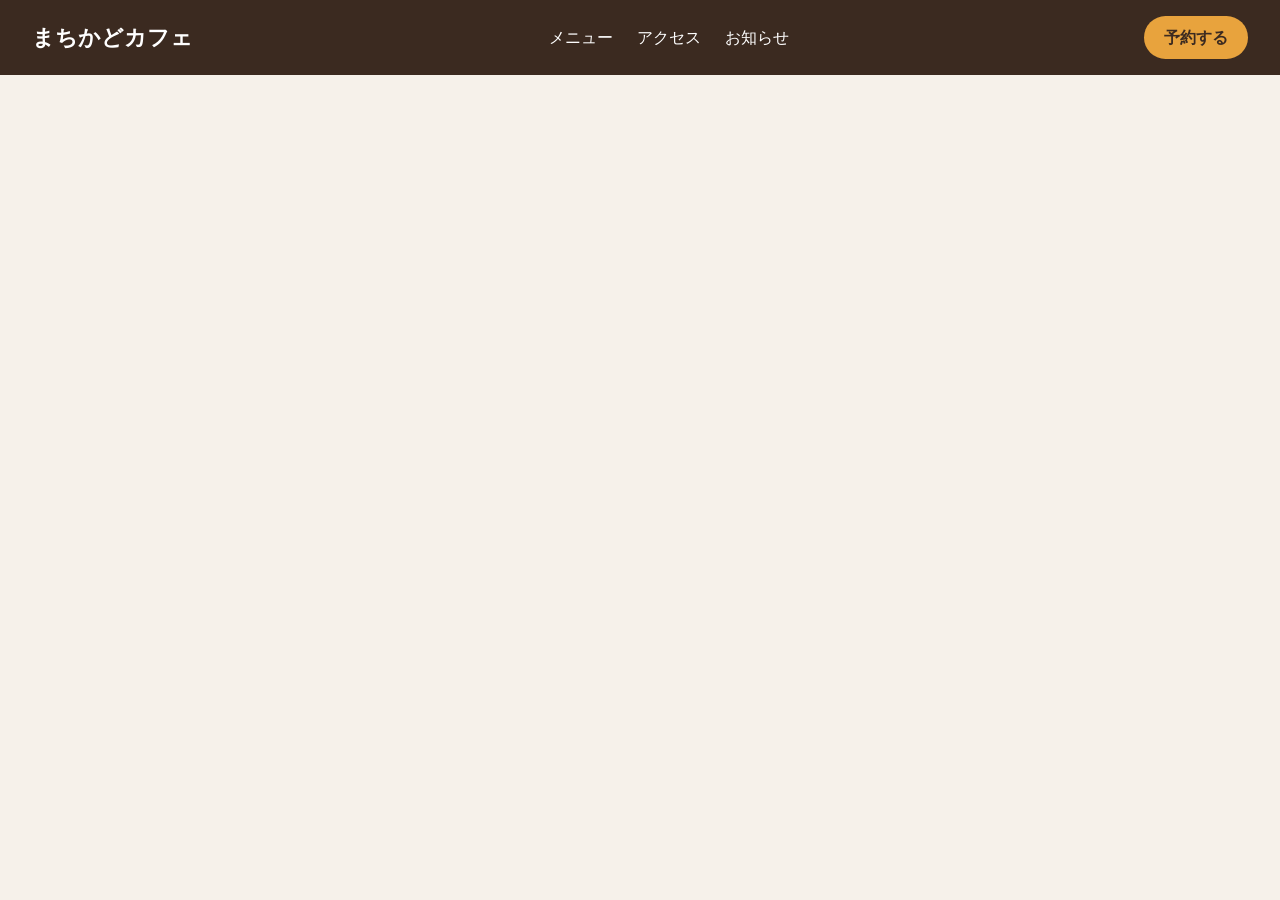
<file: 20261016 /index.html>
<!DOCTYPE html>
<html lang="ja">
<head>
  <meta charset="UTF-8">
  <meta name="viewport" content="width=device-width, initial-scale=1.0">
  <title>まちかどカフェ</title>
  <link rel="stylesheet" href="css/base.css">
  <link rel="stylesheet" href="css/header.css">
  <link rel="stylesheet" href="css/main.css">
  <link rel="stylesheet" href="css/footer.css">
</head>
<body>
  <!-- ===== A ヘッダー ここから ===== -->
  <header class="box">
    <h1 class="title">まちかどカフェ</h1>
    <ul class="list">
      <li><a class="link" href="#">メニュー</a></li>
      <li><a class="link" href="#">アクセス</a></li>
      <li><a class="link" href="#">お知らせ</a></li>
    </ul>
    <a class="btn" href="#">予約する</a>
  </header>

  <!-- ===== A ヘッダー ここまで ===== -->

  <!-- ===== B メイン ここから ===== -->

  <!-- ===== B メイン ここまで ===== -->

  <!-- ===== C フッター ここから ===== -->

  <!-- ===== C フッター ここまで ===== -->
</body>
</html>
</file>
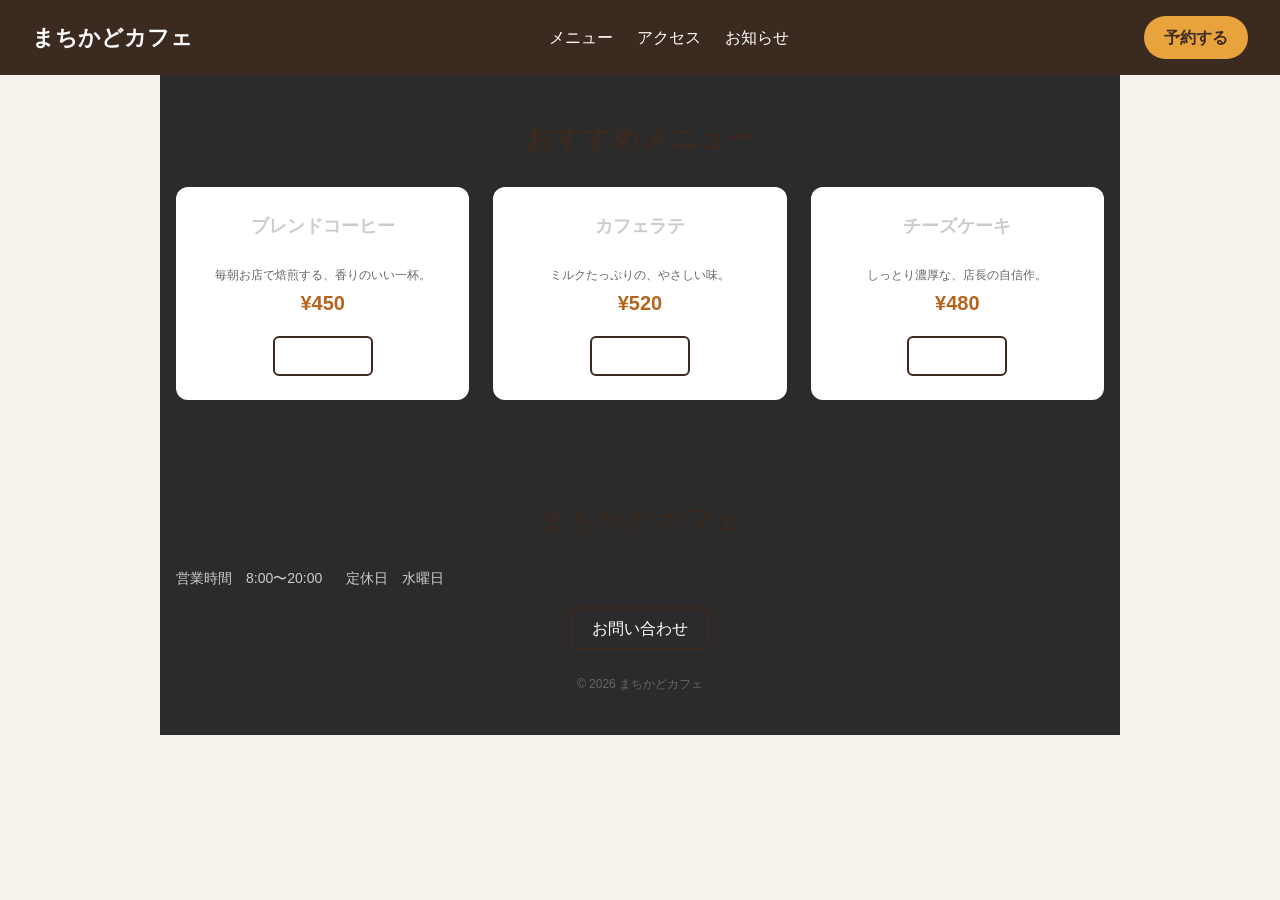
<file: 2026109/index.html>
<!DOCTYPE html>
<html lang="ja">
<head>
  <meta charset="UTF-8">
  <meta name="viewport" content="width=device-width, initial-scale=1.0">
  <title>まちかどカフェ</title>
  <link rel="stylesheet" href="css/base.css">
  <link rel="stylesheet" href="css/header.css">
  <link rel="stylesheet" href="css/main.css">
  <link rel="stylesheet" href="css/footer.css">
</head>
<body>
  <!-- ===== A ヘッダー ここから ===== -->
  <header class="mountain-header">
    <h1 class="mountain-header__title">まちかどカフェ</h1>
    <ul class="mountain-header__list">
      <li><a class="mountain-header__link" href="#">メニュー</a></li>
      <li><a class="mountain-header__link" href="#">アクセス</a></li>
      <li><a class="mountain-header__link" href="#">お知らせ</a></li>
    </ul>
    <a class="mountain-header__btn" href="#">予約する</a>
  </header>

  <!-- ===== A ヘッダー ここまで ===== -->

  <!-- ===== B メイン ここから ===== -->
  <main class="box">
    <h2 class="title">おすすめメニュー</h2>
    <ul class="list">
      <li class="item">
        <h3 class="name">ブレンドコーヒー</h3>
        <p class="text">毎朝お店で焙煎する、香りのいい一杯。</p>
        <p class="price">¥450</p>
        <a class="btn" href="#">注文する</a>
      </li>
      <li class="item">
        <h3 class="name">カフェラテ</h3>
        <p class="text">ミルクたっぷりの、やさしい味。</p>
        <p class="price">¥520</p>
        <a class="btn" href="#">注文する</a>
      </li>
      <li class="item">
        <h3 class="name">チーズケーキ</h3>
        <p class="text">しっとり濃厚な、店長の自信作。</p>
        <p class="price">¥480</p>
        <a class="btn" href="#">注文する</a>
      </li>
    </ul>
  </main>

  <!-- ===== B メイン ここまで ===== -->

  <!-- ===== C フッター ここから ===== -->
<footer class="box">
        <p class="title">まちかどカフェ</p>
        <ul class="list">
            <li>営業時間　8:00〜20:00</li>
            <li>定休日　水曜日</li>
        </ul>
        <a class="btn" href="#">お問い合わせ</a>
        <p class="text">© 2026 まちかどカフェ</p>
    </footer>
  <!-- ===== C フッター ここまで ===== -->
</body>
</html>
</file>
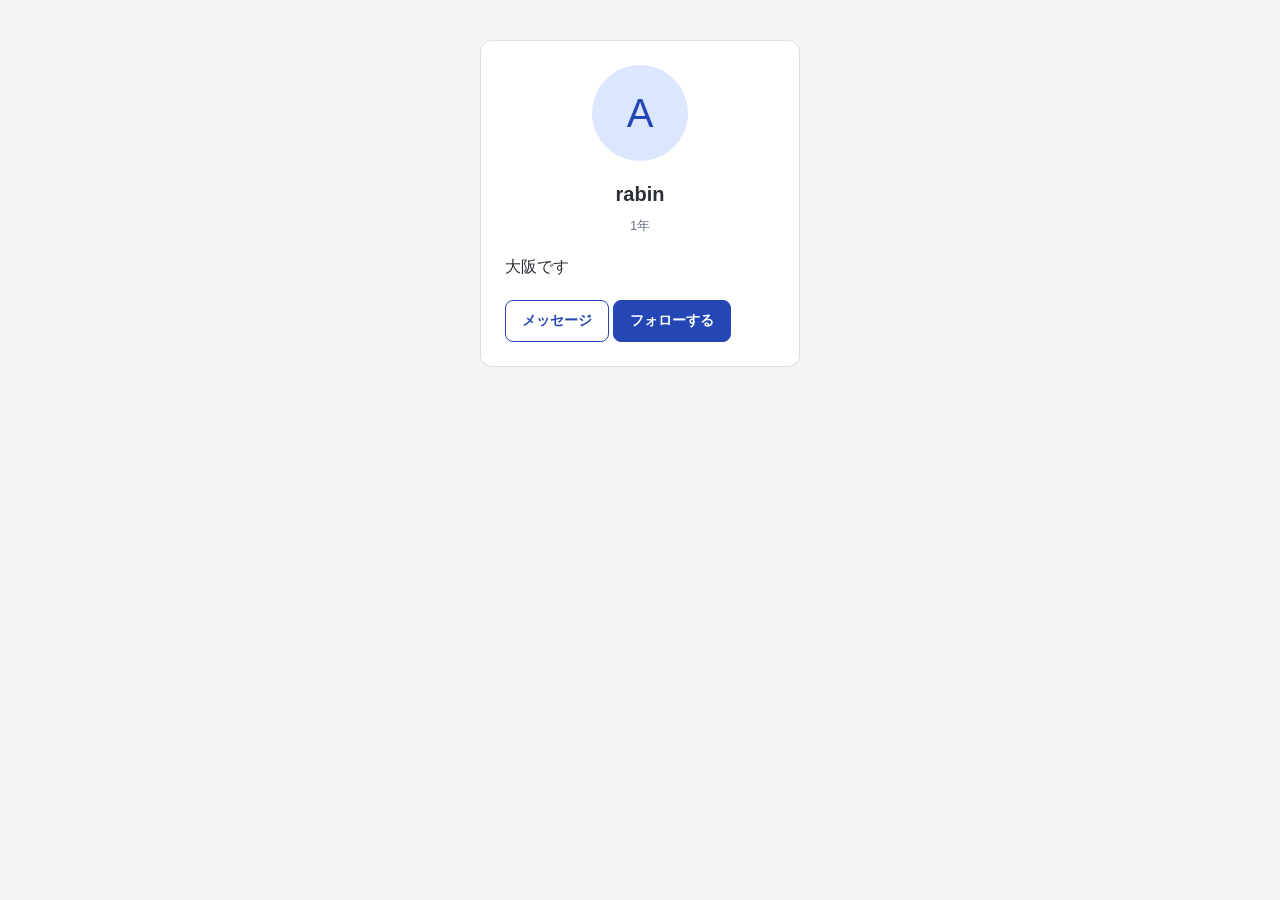
<file: 261002/index.html>
<!DOCTYPE html>
<html lang="en">
<head>
    <meta charset="UTF-8">
    <meta name="viewport" content="width=device-width, initial-scale=1.0">
    <title>profile</title>
    <link rel="stylesheet" href="style.css">
</head>
<body>
   <article class="profile">
    <p class="profile__icon">A</p>
    <h1 class="profile__name">rabin</h1>
    <p class="profile__year">1年</p>
    <p class="profile__introduction">大阪です</p>

  <div class="profile__footer"></div>  
    <a class="button" href="#">メッセージ</a>
    <a class="button button--primary" href="#">フォローする</a>
   </article> 
</body>
</html>
</file>
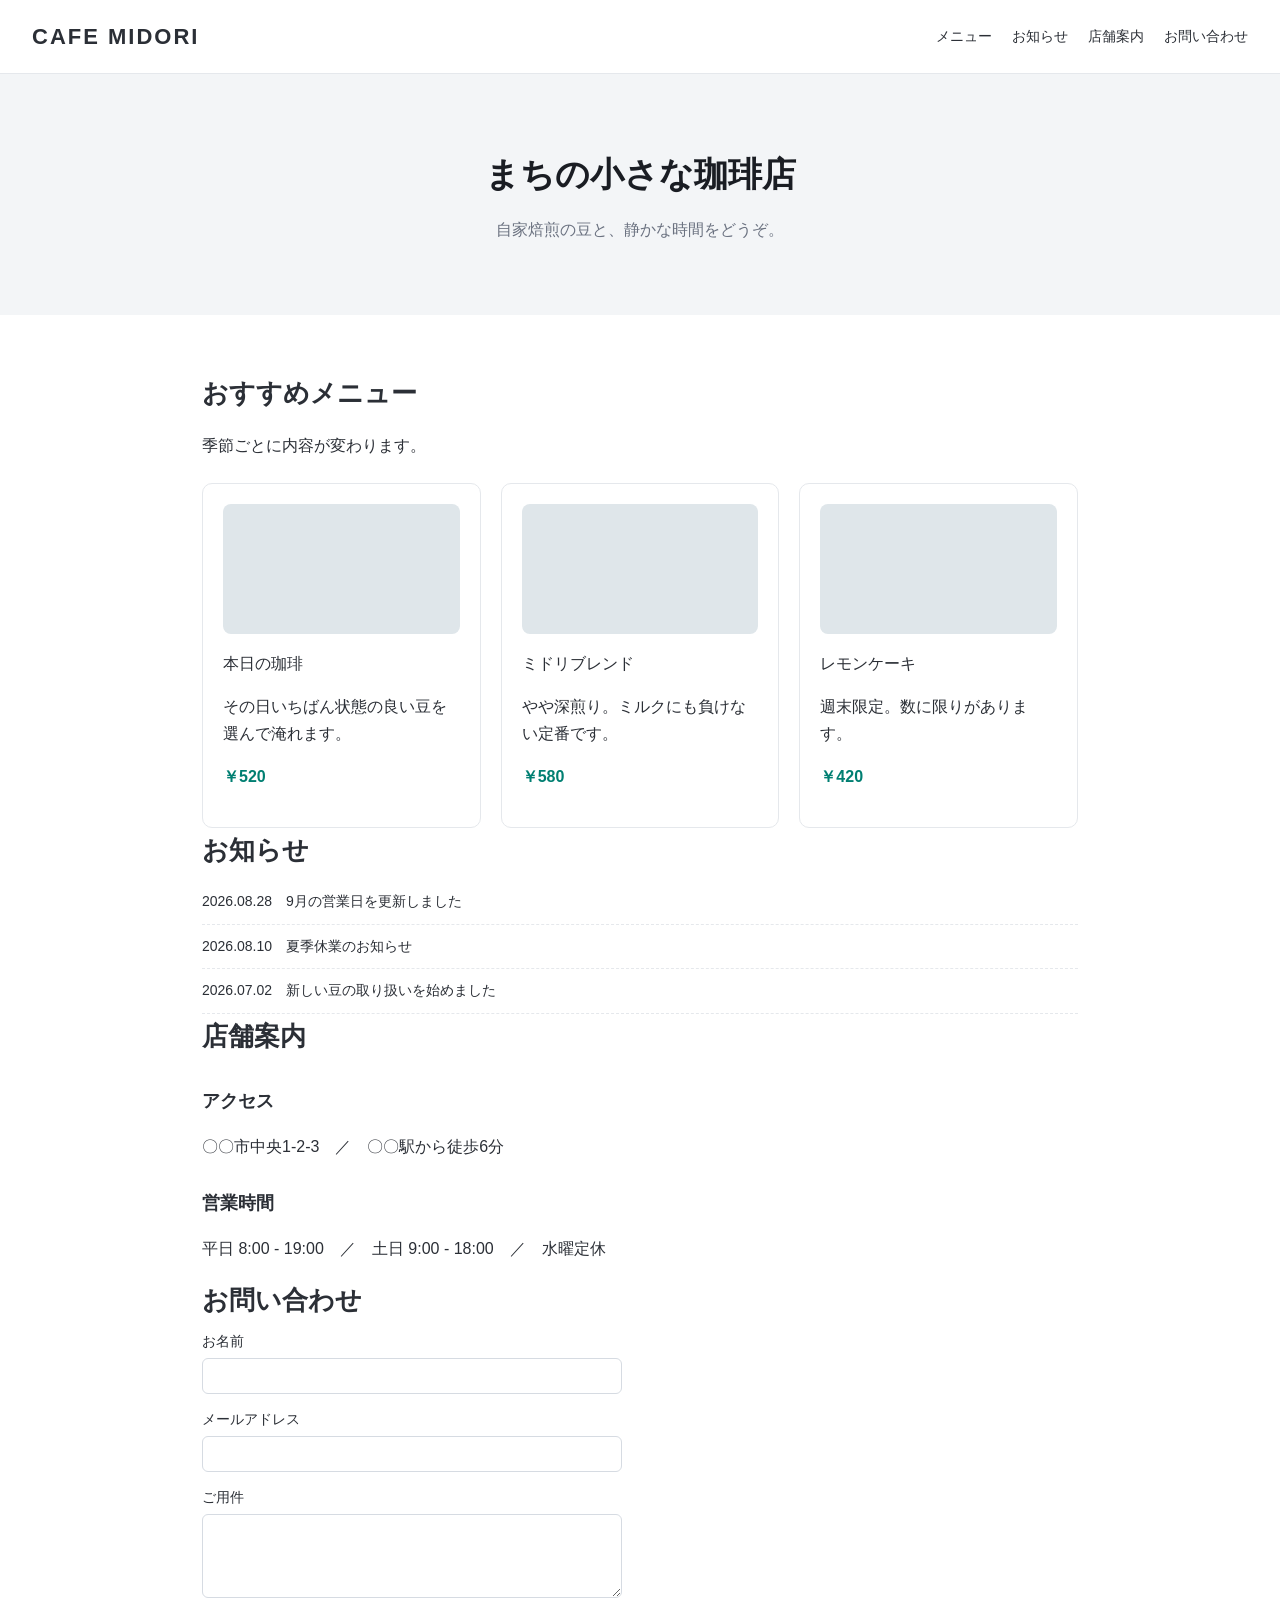
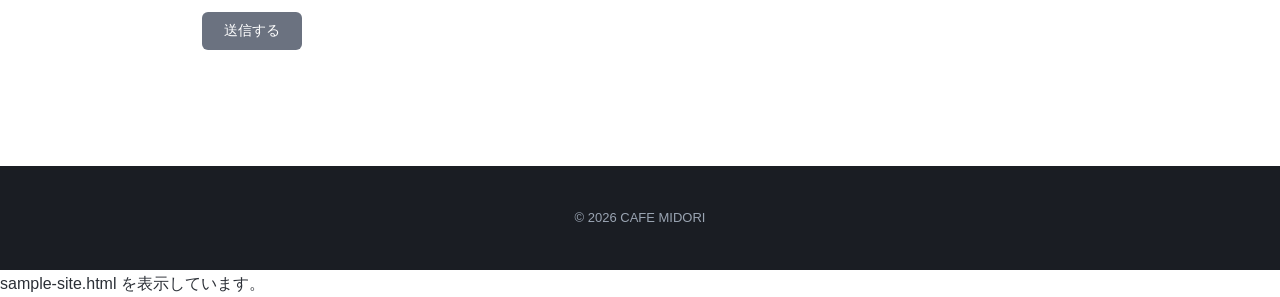
<file: 260904/sample-site.html>
<!DOCTYPE html>
<html lang="ja">
<head>
<meta charset="UTF-8">
<meta name="viewport" content="width=device-width, initial-scale=1.0">
<title>CAFE MIDORI｜まちの小さな珈琲店</title>
<style>
  /* ===== ベース ===== */
  * { box-sizing: border-box; }
  body { margin: 0; font-family: "Helvetica Neue", Arial, "Hiragino Kaku Gothic ProN", "Meiryo", sans-serif; color: #2b2f36; line-height: 1.7; }
  img { max-width: 100%; border-radius: 8px; display: block; }

  /* ===== ヘッダー ===== */
  header { display: flex; justify-content: space-between; align-items: center; padding: 18px 32px; border-bottom: 1px solid #e5e8ec; }
  header h1 { font-size: 22px; letter-spacing: 2px; margin: 0; }
  nav ul { display: flex; gap: 20px; list-style: none; margin: 0; padding: 0; font-size: 14px; }

  /* ===== ヒーロー ===== */
  .hero { padding: 72px 32px; background: #f3f5f7; text-align: center; }
  .hero-title { font-size: 34px; font-weight: bold; margin: 0 0 12px; }
  .hero-text { color: #6b7280; margin: 0; }

  /* ===== 本文 ===== */
  main { max-width: 940px; margin: 0 auto; padding: 56px 32px; }
  h2 { font-size: 26px; margin: 0 0 8px; }
  h3 { font-size: 18px; margin: 28px 0 8px; }

  /* ===== 商品カード ===== */
  .cards { display: flex; gap: 20px; margin-top: 24px; flex-wrap: wrap; }
  .card { flex: 1 1 260px; border: 1px solid #e5e8ec; border-radius: 10px; padding: 20px; }
  .card-title { font-size: 17px; font-weight: bold; margin: 12px 0 6px; }
  #shop .card .price { color: #017f72; font-weight: bold; }

  /* ===== お知らせ ===== */
  .news li { padding: 10px 0; border-bottom: 1px dashed #e5e8ec; font-size: 14px; list-style: none; }
  .news { padding: 0; margin: 0; }

  /* ===== フォーム ===== */
  form label { display: block; font-size: 14px; margin-bottom: 4px; }
  form input, form textarea { display: block; width: 100%; max-width: 420px; padding: 9px; margin-bottom: 14px; border: 1px solid #d6dbe2; border-radius: 6px; font-size: 14px; }
  .btn { background: #6b7280 !important; color: #fff; border: none; padding: 10px 22px; border-radius: 6px; font-size: 14px; cursor: pointer; }

  /* ===== フッター ===== */
  footer { background: #1a1d23; color: #9aa4b2; padding: 28px 32px; font-size: 13px; text-align: center; margin-top: 60px; }

  /* ============================================================
     ここから下が「あとから追加した」CSS。
     4つとも、書いたはずなのに画面に反映されない。
     ============================================================ */
  .price      { color: #d4593f; }          /* 課題1：価格を赤くしたい */
  .card-title { font-size: 22px; }         /* 課題2：カード見出しを大きくしたい */
  .btn        { background: #00a896; }     /* 課題3：ボタンを緑にしたい */
  .hero-title { color: #017f72; }          /* 課題4：ヒーローの見出しを緑にしたい */
</style>
</head>
<body>

  <header>
    <h1>CAFE MIDORI</h1>
    <nav>
      <ul>
        <li>メニュー</li>
        <li>お知らせ</li>
        <li>店舗案内</li>
        <li>お問い合わせ</li>
      </ul>
    </nav>
  </header>

  <section class="hero">
    <p class="hero-title" style="color:#1a1d23;">まちの小さな珈琲店</p>
    <p class="hero-text">自家焙煎の豆と、静かな時間をどうぞ。</p>
  </section>

  <main>

    <section id="shop">
      <h2>おすすめメニュー</h2>
      <p>季節ごとに内容が変わります。</p>

      <div class="cards">
        <article class="card">
          <img src="data:image/svg+xml;utf8,<svg xmlns='http://www.w3.org/2000/svg' width='400' height='220'><rect width='400' height='220' fill='%23dfe6ea'/></svg>" alt="本日の珈琲">
          <p class="cardtitle">本日の珈琲</p>
          <p>その日いちばん状態の良い豆を選んで淹れます。</p>
          <p class="price">￥520</p>
        </article>
        <article class="card">
          <img src="data:image/svg+xml;utf8,<svg xmlns='http://www.w3.org/2000/svg' width='400' height='220'><rect width='400' height='220' fill='%23dfe6ea'/></svg>" alt="ミドリブレンド">
          <p class="cardtitle">ミドリブレンド</p>
          <p>やや深煎り。ミルクにも負けない定番です。</p>
          <p class="price">￥580</p>
        </article>
        <article class="card">
          <img src="data:image/svg+xml;utf8,<svg xmlns='http://www.w3.org/2000/svg' width='400' height='220'><rect width='400' height='220' fill='%23dfe6ea'/></svg>" alt="レモンケーキ">
          <p class="cardtitle">レモンケーキ</p>
          <p>週末限定。数に限りがあります。</p>
          <p class="price">￥420</p>
        </article>
      </div>
    </section>

    <section>
      <h2>お知らせ</h2>
      <ul class="news">
        <li>2026.08.28　9月の営業日を更新しました</li>
        <li>2026.08.10　夏季休業のお知らせ</li>
        <li>2026.07.02　新しい豆の取り扱いを始めました</li>
      </ul>
    </section>

    <section>
      <h2>店舗案内</h2>
      <h3>アクセス</h3>
      <p>〇〇市中央1-2-3　／　〇〇駅から徒歩6分</p>
      <h3>営業時間</h3>
      <p>平日 8:00 - 19:00　／　土日 9:00 - 18:00　／　水曜定休</p>
    </section>

    <section>
      <h2>お問い合わせ</h2>
      <form>
        <label for="name">お名前</label>
        <input type="text" id="name">
        <label for="mail">メールアドレス</label>
        <input type="email" id="mail">
        <label for="body">ご用件</label>
        <textarea id="body" rows="4"></textarea>
        <button type="button" class="btn">送信する</button>
      </form>
    </section>

  </main>

  <footer>
    <p>&copy; 2026 CAFE MIDORI</p>
  </footer>

</body>
</html>
sample-site.html を表示しています。
</file>
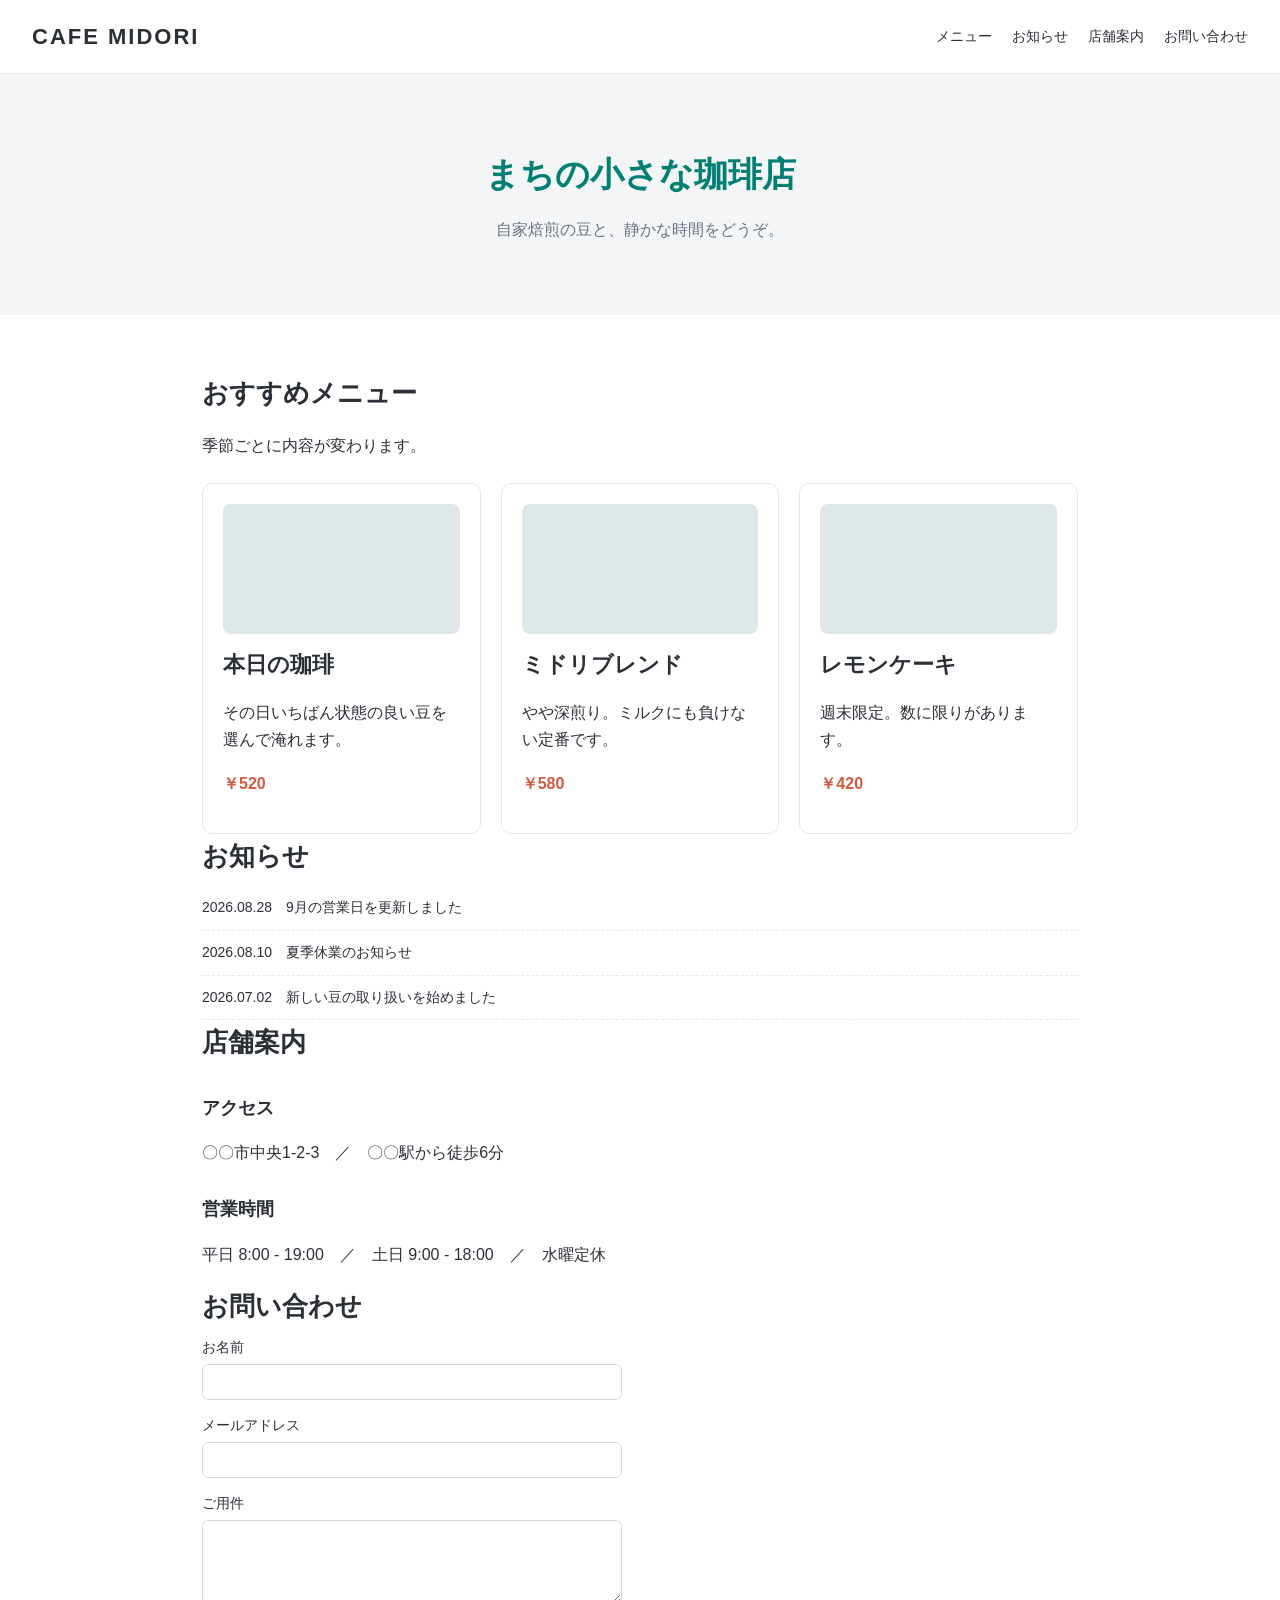
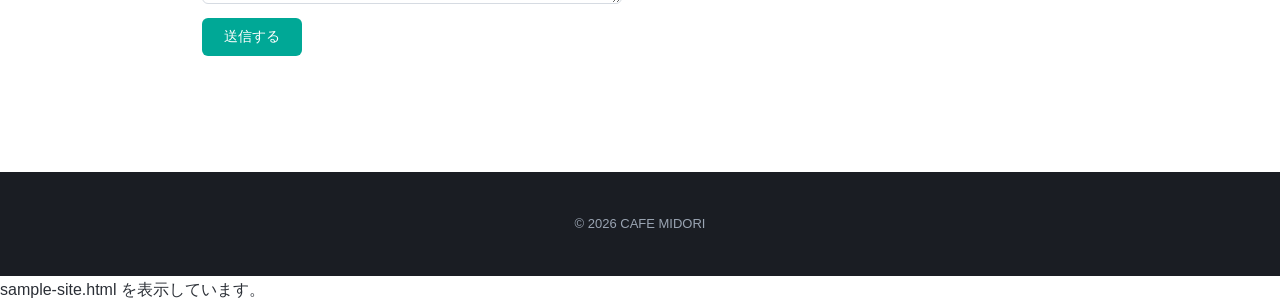
<file: 260918/sample-site.html>
<!DOCTYPE html>
<html lang="ja">
<head>
<meta charset="UTF-8">
<meta name="viewport" content="width=device-width, initial-scale=1.0">
<title>CAFE MIDORI｜まちの小さな珈琲店</title>
<style>
  /* ===== ベース ===== */
  * { box-sizing: border-box; }
  body { margin: 0; font-family: "Helvetica Neue", Arial, "Hiragino Kaku Gothic ProN", "Meiryo", sans-serif; color: #2b2f36; line-height: 1.7; }
  img { max-width: 100%; border-radius: 8px; display: block; }

  /* ===== ヘッダー ===== */
  header { display: flex; justify-content: space-between; align-items: center; padding: 18px 32px; border-bottom: 1px solid #e5e8ec; }
  header h1 { font-size: 22px; letter-spacing: 2px; margin: 0; }
  nav ul { display: flex; gap: 20px; list-style: none; margin: 0; padding: 0; font-size: 14px; }

  /* ===== ヒーロー ===== */
  .hero { padding: 72px 32px; background: #f3f5f7; text-align: center; }
  .hero-title { font-size: 34px; font-weight: bold; margin: 0 0 12px; }
  .hero-text { color: #6b7280; margin: 0; }

  /* ===== 本文 ===== */
  main { max-width: 940px; margin: 0 auto; padding: 56px 32px; }
  h2 { font-size: 26px; margin: 0 0 8px; }
  h3 { font-size: 18px; margin: 28px 0 8px; }

  /* ===== 商品カード ===== */
  .cards { display: flex; gap: 20px; margin-top: 24px; flex-wrap: wrap; }
  .card { flex: 1 1 260px; border: 1px solid #e5e8ec; border-radius: 10px; padding: 20px; }
  .card-title { font-size: 17px; font-weight: bold; margin: 12px 0 6px; }
  .card .price { color: #d4593f; font-weight: bold; }

  /* ===== お知らせ ===== */
  .news li { padding: 10px 0; border-bottom: 1px dashed #e5e8ec; font-size: 14px; list-style: none; }
  .news { padding: 0; margin: 0; }

  /* ===== フォーム ===== */
  form label { display: block; font-size: 14px; margin-bottom: 4px; }
  form input, form textarea { display: block; width: 100%; max-width: 420px; padding: 9px; margin-bottom: 14px; border: 1px solid #d6dbe2; border-radius: 6px; font-size: 14px; }
  .btn { background: #00a896;  color: #fff; border: none; padding: 10px 22px; border-radius: 6px; font-size: 14px; cursor: pointer; }

  /* ===== フッター ===== */
  footer { background: #1a1d23; color: #9aa4b2; padding: 28px 32px; font-size: 13px; text-align: center; margin-top: 60px; }

  /* ============================================================
     ここから下が「あとから追加した」CSS。
     4つとも、書いたはずなのに画面に反映されない。
     ============================================================ */
  
  .card-title { font-size: 22px; }         /* 課題2：カード見出しを大きくしたい */
 
  .hero-title { color: #017f72; }          /* 課題4：ヒーローの見出しを緑にしたい */
</style>
</head>
<body>

  <header>
    <h1>CAFE MIDORI</h1>
    <nav>
      <ul>
        <li>メニュー</li>
        <li>お知らせ</li>
        <li>店舗案内</li>
        <li>お問い合わせ</li>
      </ul>
    </nav>
  </header>

  <section class="hero">
    <p class="hero-title">まちの小さな珈琲店</p>
    <p class="hero-text">自家焙煎の豆と、静かな時間をどうぞ。</p>
  </section>

  <main>

    <section id="shop">
      <h2>おすすめメニュー</h2>
      <p>季節ごとに内容が変わります。</p>

      <div class="cards">
        <article class="card">
          <img src="data:image/svg+xml;utf8,<svg xmlns='http://www.w3.org/2000/svg' width='400' height='220'><rect width='400' height='220' fill='%23dfe6ea'/></svg>" alt="本日の珈琲">
          <p class="card-title">本日の珈琲</p>
          <p>その日いちばん状態の良い豆を選んで淹れます。</p>
          <p class="price">￥520</p>
        </article>
        <article class="card">
          <img src="data:image/svg+xml;utf8,<svg xmlns='http://www.w3.org/2000/svg' width='400' height='220'><rect width='400' height='220' fill='%23dfe6ea'/></svg>" alt="ミドリブレンド">
          <p class="card-title">ミドリブレンド</p>
          <p>やや深煎り。ミルクにも負けない定番です。</p>
          <p class="price">￥580</p>
        </article>
        <article class="card">
          <img src="data:image/svg+xml;utf8,<svg xmlns='http://www.w3.org/2000/svg' width='400' height='220'><rect width='400' height='220' fill='%23dfe6ea'/></svg>" alt="レモンケーキ">
          <p class="card-title">レモンケーキ</p>
          <p>週末限定。数に限りがあります。</p>
          <p class="price">￥420</p>
        </article>
      </div>
    </section>

    <section>
      <h2>お知らせ</h2>
      <ul class="news">
        <li>2026.08.28　9月の営業日を更新しました</li>
        <li>2026.08.10　夏季休業のお知らせ</li>
        <li>2026.07.02　新しい豆の取り扱いを始めました</li>
      </ul>
    </section>

    <section>
      <h2>店舗案内</h2>
      <h3>アクセス</h3>
      <p>〇〇市中央1-2-3　／　〇〇駅から徒歩6分</p>
      <h3>営業時間</h3>
      <p>平日 8:00 - 19:00　／　土日 9:00 - 18:00　／　水曜定休</p>
    </section>

    <section>
      <h2>お問い合わせ</h2>
      <form>
        <label for="name">お名前</label>
        <input type="text" id="name">
        <label for="mail">メールアドレス</label>
        <input type="email" id="mail">
        <label for="body">ご用件</label>
        <textarea id="body" rows="4"></textarea>
        <button type="button" class="btn">送信する</button>
      </form>
    </section>

  </main>

  <footer>
    <p>&copy; 2026 CAFE MIDORI</p>
  </footer>

</body>
</html>
sample-site.html を表示しています。
</file>
<file: 20261016 /css/base.css>
/* base.css … 先生が用意したファイル。だれも書きかえない */

* {
  box-sizing: border-box;
}

body {
  margin: 0;
  font-family: sans-serif;
  color: #333;
  background: #f6f1ea;
  line-height: 1.7;
}
</file>
<file: 20261016 /css/header.css>
/* header.css … 26516 さんの担当 */
.box {
  display: flex;
  justify-content: space-between;
  align-items: center;
  padding: 16px 32px;
  background: #3b2a20;
}

.title {
  margin: 0;
  font-size: 22px;
  color: #fff;
}

.list {
  display: flex;
  gap: 24px;
  margin: 0;
  padding: 0;
  list-style: none;
}

.link {
  color: #fff;
  text-decoration: none;
}

.btn {
  padding: 8px 20px;
  border-radius: 999px;
  background: #e8a33d;
  color: #3b2a20;
  font-weight: bold;
  text-decoration: none;
}
</file>
<file: 20261016 /css/main.css>
/* main.css … 26502 さんの担当 */
</file>
<file: 20261016 /css/footer.css>
/* footer.css … 26523 さんの担当 */
</file>
<file: 2026109/css/base.css>
/* base.css … 先生が用意したファイル。だれも書きかえない */

* {
  box-sizing: border-box;
}

body {
  margin: 0;
  font-family: sans-serif;
  color: #333;
  background: #f6f1ea;
  line-height: 1.7;
}
</file>
<file: 2026109/css/header.css>
/* header.css … 26516 さんの担当 */
.mountain-header {
  display: flex;
  justify-content: space-between;
  align-items: center;
  padding: 16px 32px;
  background: #3b2a20;
}

.mountain-header__title {
  margin: 0;
  font-size: 22px;
  color: #fff;
}

.mountain-header__list {
  display: flex;
  gap: 24px;
  margin: 0;
  padding: 0;
  list-style: none;
}

.mountain-header__link {
  color: #fff;
  text-decoration: none;
}

.mountain-header__btn {
  padding: 8px 20px;
  border-radius: 999px;
  background: #e8a33d;
  color: #3b2a20;
  font-weight: bold;
  text-decoration: none;
}
</file>
<file: 2026109/css/main.css>
.box {
  max-width: 960px;
  margin: 0 auto;
  padding: 48px 16px;
}

.title {
  margin: 0 0 24px;
  font-size: 28px;
  text-align: center;
  color: #3b2a20;
}

.list {
  display: flex;
  gap: 24px;
  margin: 0;
  padding: 0;
  list-style: none;
}

.item {
  flex: 1;
  padding: 24px;
  border-radius: 12px;
  background: #fff;
  text-align: center;
}

.name {
  margin: 0;
  font-size: 18px;
}

.text {
  margin: 8px 0;
  font-size: 14px;
  color: #666;
}

.price {
  margin: 0 0 16px;
  font-size: 20px;
  font-weight: bold;
  color: #b5651d;
}

.btn {
  display: inline-block;
  padding: 6px 20px;
  border: 2px solid #3b2a20;
  border-radius: 6px;
  color: #3b2a20;
  text-decoration: none;
}
</file>
<file: 2026109/css/footer.css>
/* footer.css … 26523 さんの担当 */
/* footer.css … 26523 さんの担当 */
.box {
    padding: 40px 16px;
    background: #2b2b2b;
    color: #ccc;
    text-align: center;
}

mountain-header__.title {
    margin: 0 0 8px;
    font-size: 20px;
    color: #fff;
}

.list {
    margin: 0 0 16px;
    padding: 0;
    list-style: none;
    font-size: 14px;
}

.btn {
    color: #fff;
}

.text {
    margin: 24px 0 0;
    font-size: 12px;
}
</file>
<file: 261002/style.css>
* {
  box-sizing: border-box;
}

body {
  margin: 0;
  padding: 40px 20px;
  background: #f3f5f7;
  color: #2b2f36;
  font-family: sans-serif;
  line-height: 1.7;
}
.button {
    display: inline-block;
    padding: 8px 16px;
    border: 1px solid #2447b5;
    border-radius: 8px;
    color: #2447b5;
    font-size: 14px;
    font-weight: bold;
    text-decoration: none;
}
    .button--primary {
    background: #2447b5;
    color: #ffffff;
}

/* common */

/* profile */
.profile {
  max-width: 320px;
  margin: 0 auto;
  padding: 24px;
  background: #ffffff;
  border: 1px solid #d8dee6;
  border-radius: 12px;

}

.profile__icon {
    width: 96px;
    height: 96px;
    margin: 0 auto 16px;
    border-radius: 50%;
    background: #dce7ff;
    color: #2447b5;
    font-size: 40px;
    line-height: 96px;
    text-align: center;
    }

.profile__name {
    margin: 0;
    font-size: 20px;
    text-align: center;
}
.profile__year {
    margin: 4px 0 16px;
    font-size: 13px;
    color: #6b7280;
    text-align: center;

}
    .profile__footer {
    display: flex;
    justify-content: center;
    gap: 10px;
    margin-top: 20px;

}

/* profile */
</file>
